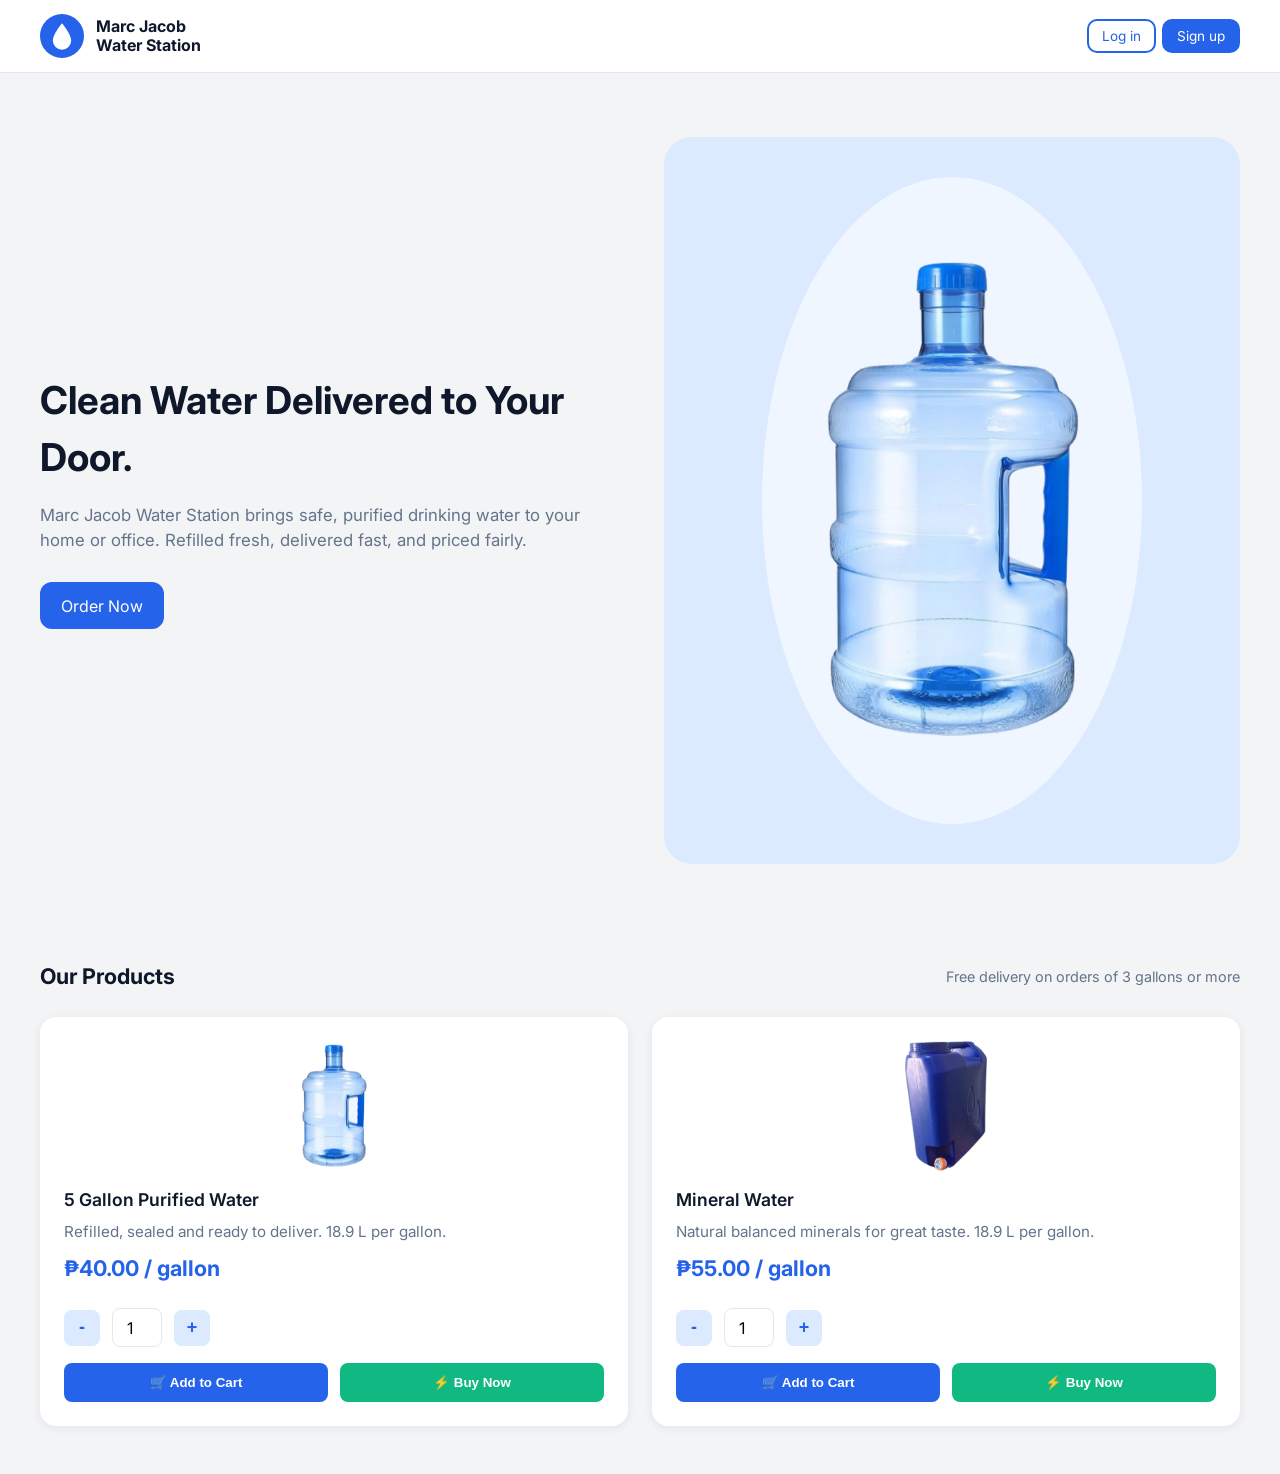
<file: index.html>
<!DOCTYPE html>
<html lang="en">
<head>
<meta charset="UTF-8">
<meta name="viewport" content="width=device-width, initial-scale=1">
<title>Clean Water Delivered | Marc Jacob Water Station</title>
<link rel="preconnect" href="https://fonts.googleapis.com">
<link href="https://fonts.googleapis.com/css2?family=Inter:wght@400;500;600;700&display=swap" rel="stylesheet">
<link rel="stylesheet" href="css/style.css">
</head>
<body>
<header class="topbar"><div class="container topbar-inner">
  <a class="brand" href="index.html"><img src="images/logo.svg" alt=""><span>Marc Jacob<br>Water Station</span></a>
  <span class="actions"><a class="btn btn-sm" href="login.html">Log in</a><a class="btn btn-primary btn-sm" href="signup.html">Sign up</a></span>
</div></header>
<main class="container">
  <section class="hero">
    <div>
      <h1>Clean Water Delivered to Your Door.</h1>
      <p>Marc Jacob Water Station brings safe, purified drinking water to your home or office. Refilled fresh, delivered fast, and priced fairly.</p>
      <a class="btn btn-primary" href="login.html">Order Now</a>
    </div>
    <div class="hero-art"><div><img src="images/gallon-clear.png" alt="A 5 gallon water container"></div></div>
  </section>

  <!-- ✅ PRODUCTS SECTION -->
  <section class="page">
    <div style="display: flex; justify-content: space-between; align-items: center; margin-bottom: 1.5rem;">
      <h2>Our Products</h2>
      <span style="color: var(--muted); font-size: 0.9rem;">Free delivery on orders of 3 gallons or more</span>
    </div>
    
    <div class="products">
      <!-- PRODUCT 1: Purified Water -->
      <div class="product-card">
        <img src="images/gallon-clear.png" alt="5 Gallon Purified Water">
        <h3>5 Gallon Purified Water</h3>
        <p>Refilled, sealed and ready to deliver. 18.9 L per gallon.</p>
        <p class="price">₱40.00 / gallon</p>
        
        <div class="quantity">
          <button class="qty-btn minus">-</button>
          <input type="number" class="qty-input" value="1" min="1">
          <button class="qty-btn plus">+</button>
        </div>

        <div class="product-buttons">
          <button class="add-to-cart">🛒 Add to Cart</button>
          <button class="buy-now">⚡ Buy Now</button>
        </div>
      </div>

      <!-- PRODUCT 2: Mineral Water -->
      <div class="product-card">
        <img src="images/gallon-jug.png" alt="Mineral Water">
        <h3>Mineral Water</h3>
        <p>Natural balanced minerals for great taste. 18.9 L per gallon.</p>
        <p class="price">₱55.00 / gallon</p>
        
        <div class="quantity">
          <button class="qty-btn minus">-</button>
          <input type="number" class="qty-input" value="1" min="1">
          <button class="qty-btn plus">+</button>
        </div>

        <div class="product-buttons">
          <button class="add-to-cart">🛒 Add to Cart</button>
          <button class="buy-now">⚡ Buy Now</button>
        </div>
      </div>
    </div>
  </section>
</main>

<!-- ✅ JAVASCRIPT FOR BUTTONS -->
<script>
document.querySelectorAll('.minus').forEach(btn => {
  btn.addEventListener('click', function() {
    const input = this.nextElementSibling;
    if (input.value > 1) input.value = parseInt(input.value) - 1;
  });
});

document.querySelectorAll('.plus').forEach(btn => {
  btn.addEventListener('click', function() {
    const input = this.previousElementSibling;
    input.value = parseInt(input.value) + 1;
  });
});

document.querySelectorAll('.add-to-cart').forEach(btn => {
  btn.addEventListener('click', function() {
    const card = this.closest('.product-card');
    const name = card.querySelector('h3').textContent;
    const qty = card.querySelector('.qty-input').value;
    alert(✅ "${name}" (${qty} pc/s) added to cart!);
  });
});

document.querySelectorAll('.buy-now').forEach(btn => {
  btn.addEventListener('click', function() {
    const card = this.closest('.product-card');
    const name = card.querySelector('h3').textContent;
    const qty = card.querySelector('.qty-input').value;
    alert(🛒 Proceeding to checkout:\n${name} × ${qty}\n\nThank you for your order!);
  });
});
</script>
</body>
</html>
</file>
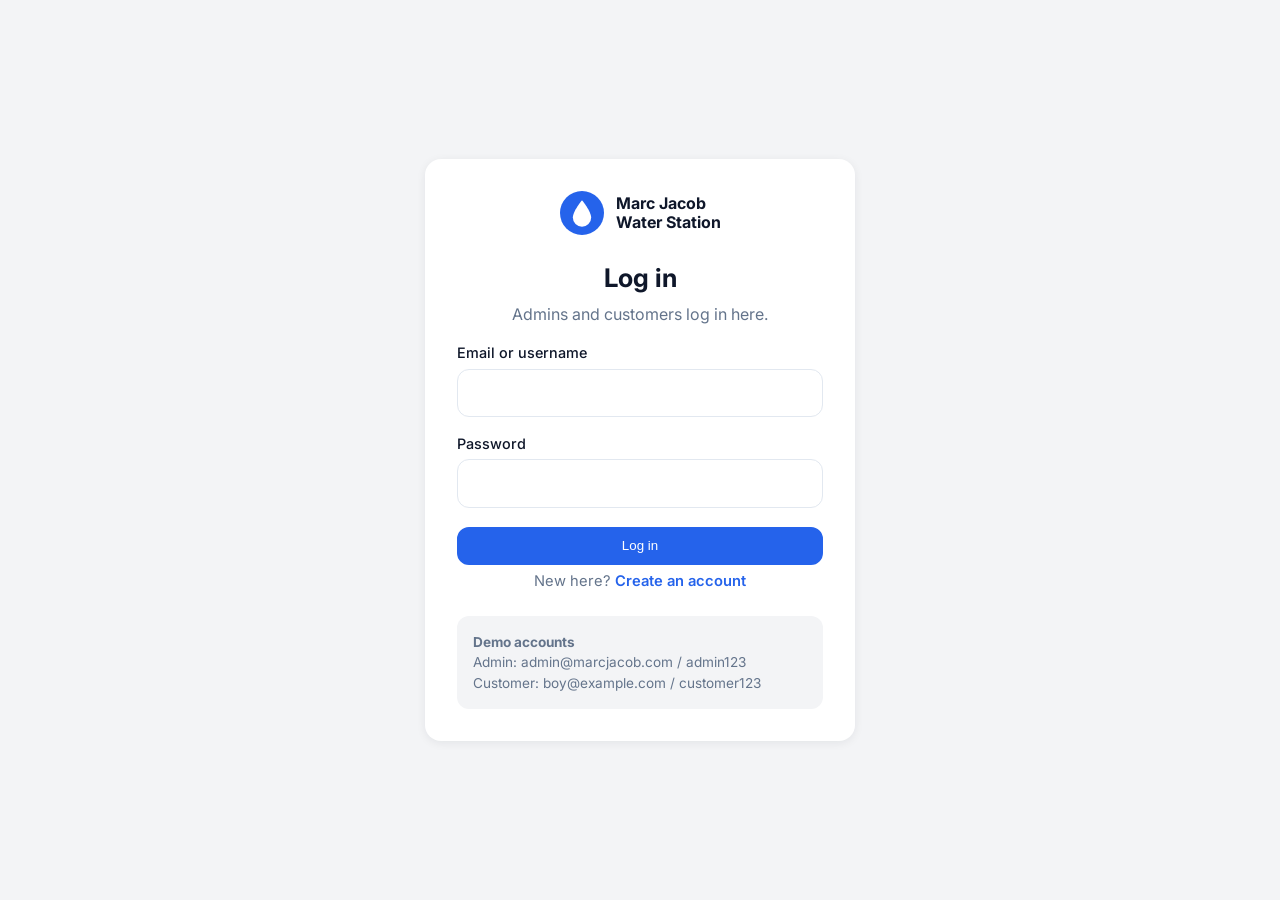
<file: admin-customers.html>
<!DOCTYPE html>
<html lang="en">
<head>
<meta charset="UTF-8">
<meta name="viewport" content="width=device-width, initial-scale=1">
<title>Customer Records | Marc Jacob Water Station</title>
<link rel="preconnect" href="https://fonts.googleapis.com">
<link href="https://fonts.googleapis.com/css2?family=Inter:wght@400;500;600;700&display=swap" rel="stylesheet">
<link rel="stylesheet" href="css/style.css">
</head>
<body data-page="customers" data-title="Customer Records" data-sub="Search, view and manage your customers.">
<div class="admin-layout">
  <aside class="sidebar" id="sidebar"></aside>
  <div class="admin-main">
    <header class="admin-top" id="admin-topbar"></header>
    <main class="admin-content" id="content"></main>
  </div>
</div>
<script src="js/data.js"></script>
<script src="js/layout.js"></script>
<script src="js/admin.js"></script>
</body>
</html>
</file>
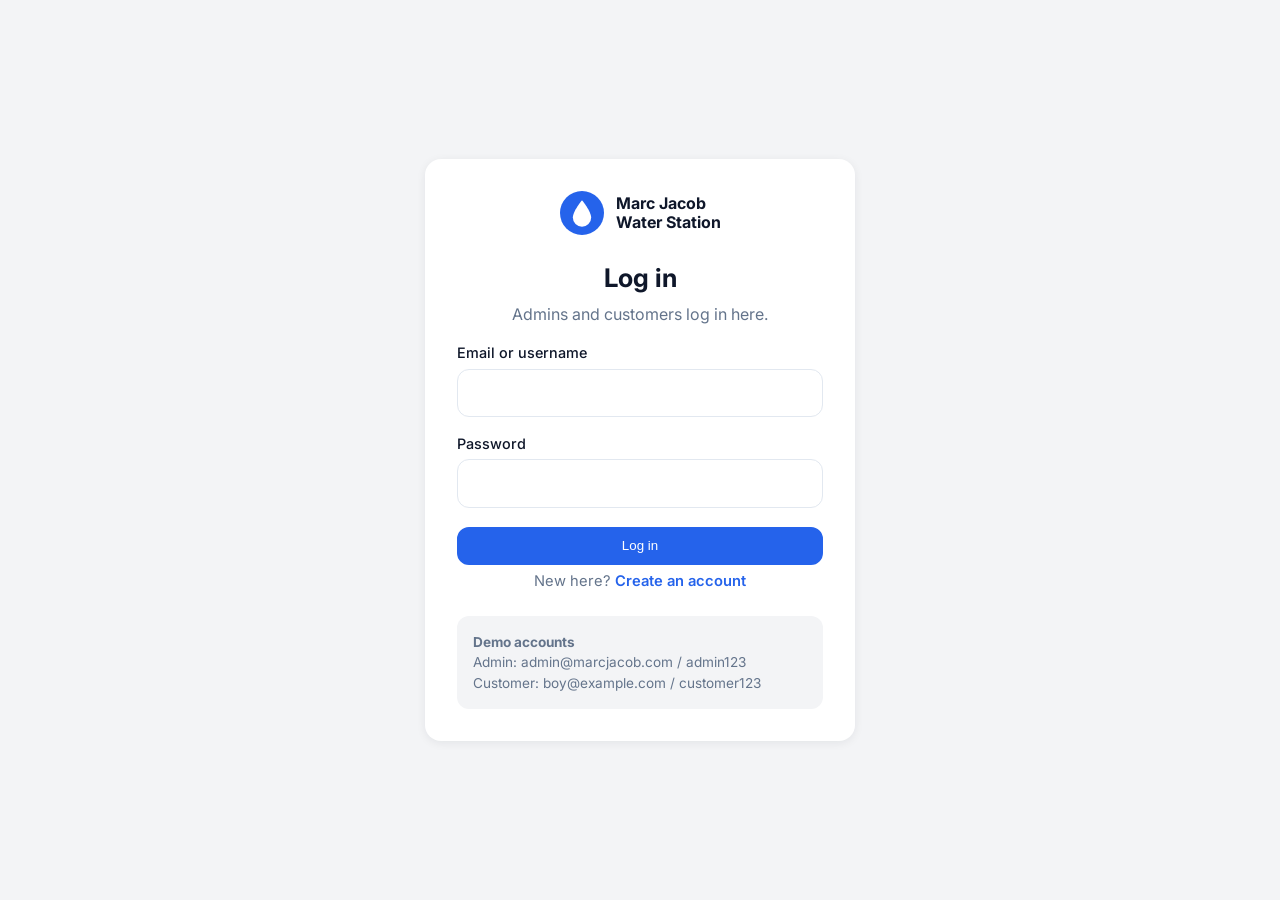
<file: admin-dashboard.html>
<!DOCTYPE html>
<html lang="en">
<head>
<meta charset="UTF-8">
<meta name="viewport" content="width=device-width, initial-scale=1">
<title>Dashboard | Marc Jacob Water Station</title>
<link rel="preconnect" href="https://fonts.googleapis.com">
<link href="https://fonts.googleapis.com/css2?family=Inter:wght@400;500;600;700&display=swap" rel="stylesheet">
<link rel="stylesheet" href="css/style.css">
</head>
<body data-page="dashboard" data-title="Dashboard Overview" data-sub="Welcome back, Admin. Here is what is happening today.">
<div class="admin-layout">
  <aside class="sidebar" id="sidebar"></aside>
  <div class="admin-main">
    <header class="admin-top" id="admin-topbar"></header>
    <main class="admin-content" id="content"></main>
  </div>
</div>
<script src="js/data.js"></script>
<script src="js/layout.js"></script>
<script src="js/admin.js"></script>
</body>
</html>
</file>
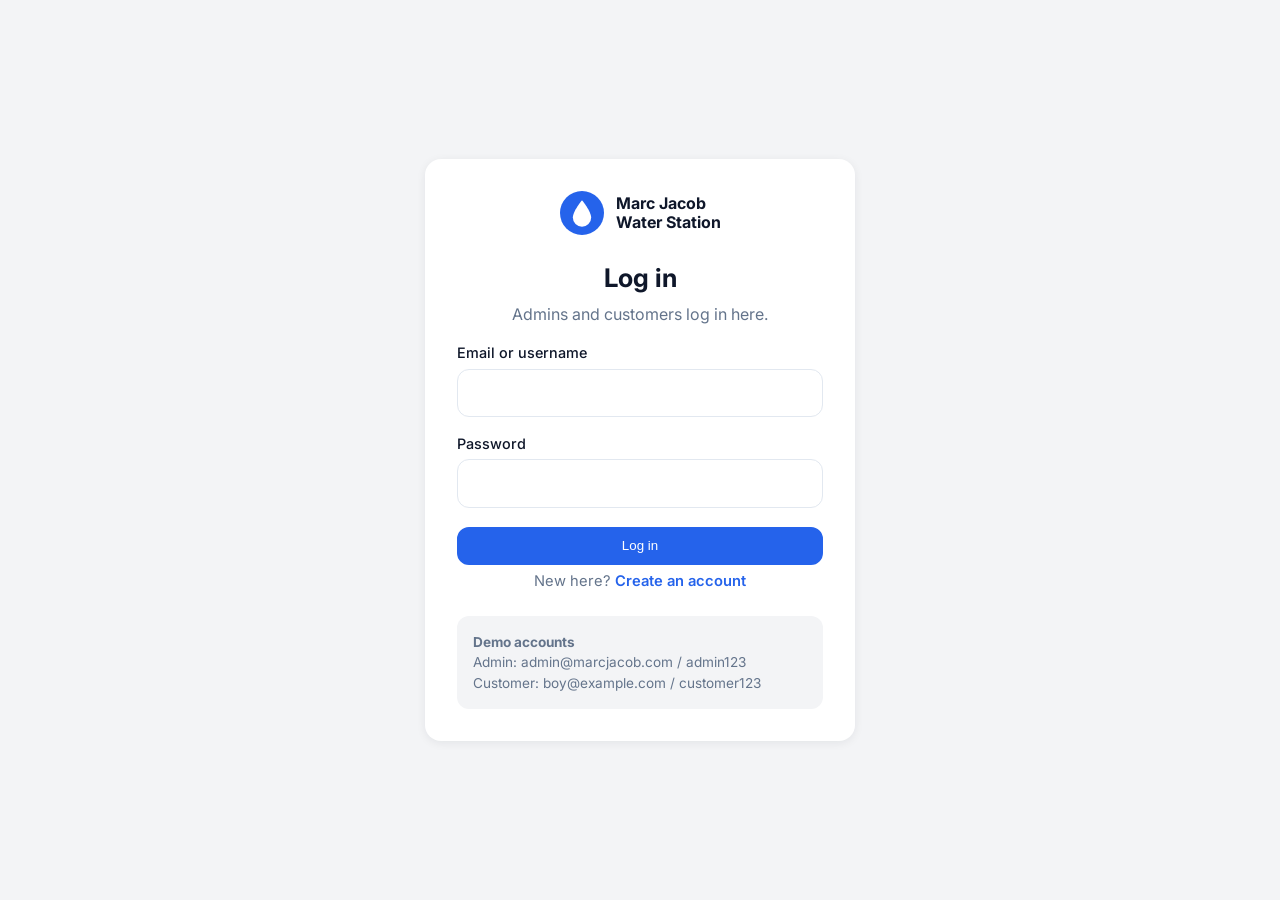
<file: admin-payments.html>
<!DOCTYPE html>
<html lang="en">
<head>
<meta charset="UTF-8">
<meta name="viewport" content="width=device-width, initial-scale=1">
<title>Payment Records | Marc Jacob Water Station</title>
<link rel="preconnect" href="https://fonts.googleapis.com">
<link href="https://fonts.googleapis.com/css2?family=Inter:wght@400;500;600;700&display=swap" rel="stylesheet">
<link rel="stylesheet" href="css/style.css">
</head>
<body data-page="payments" data-title="Payment Records" data-sub="Track every payment made by your customers.">
<div class="admin-layout">
  <aside class="sidebar" id="sidebar"></aside>
  <div class="admin-main">
    <header class="admin-top" id="admin-topbar"></header>
    <main class="admin-content" id="content"></main>
  </div>
</div>
<script src="js/data.js"></script>
<script src="js/layout.js"></script>
<script src="js/admin.js"></script>
</body>
</html>
</file>
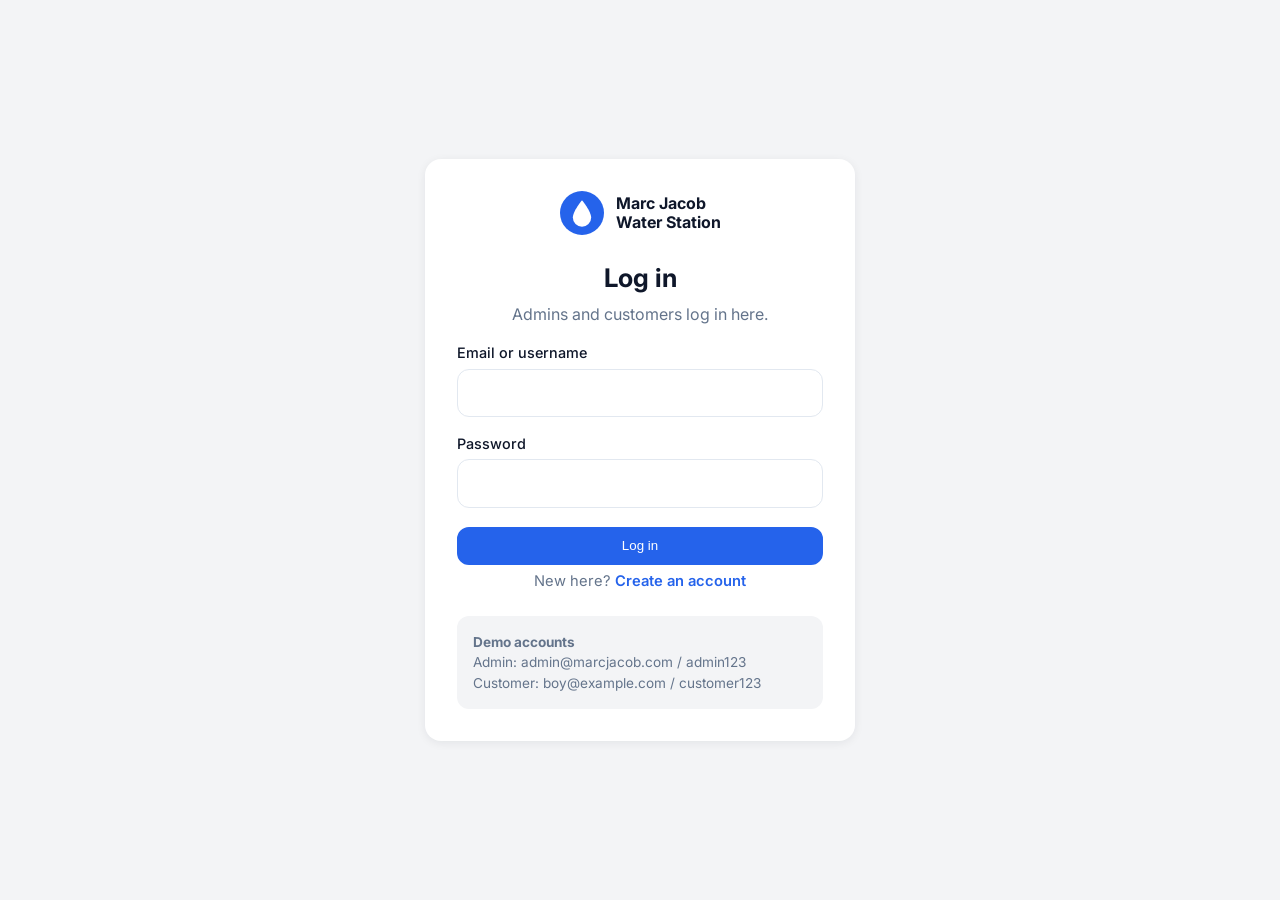
<file: admin-sales.html>
<!DOCTYPE html>
<html lang="en">
<head>
<meta charset="UTF-8">
<meta name="viewport" content="width=device-width, initial-scale=1">
<title>Sales Report | Marc Jacob Water Station</title>
<link rel="preconnect" href="https://fonts.googleapis.com">
<link href="https://fonts.googleapis.com/css2?family=Inter:wght@400;500;600;700&display=swap" rel="stylesheet">
<link rel="stylesheet" href="css/style.css">
</head>
<body data-page="sales" data-title="Sales Report" data-sub="Revenue and order performance for September 2026.">
<div class="admin-layout">
  <aside class="sidebar" id="sidebar"></aside>
  <div class="admin-main">
    <header class="admin-top" id="admin-topbar"></header>
    <main class="admin-content" id="content"></main>
  </div>
</div>
<script src="js/data.js"></script>
<script src="js/layout.js"></script>
<script src="js/admin.js"></script>
</body>
</html>
</file>
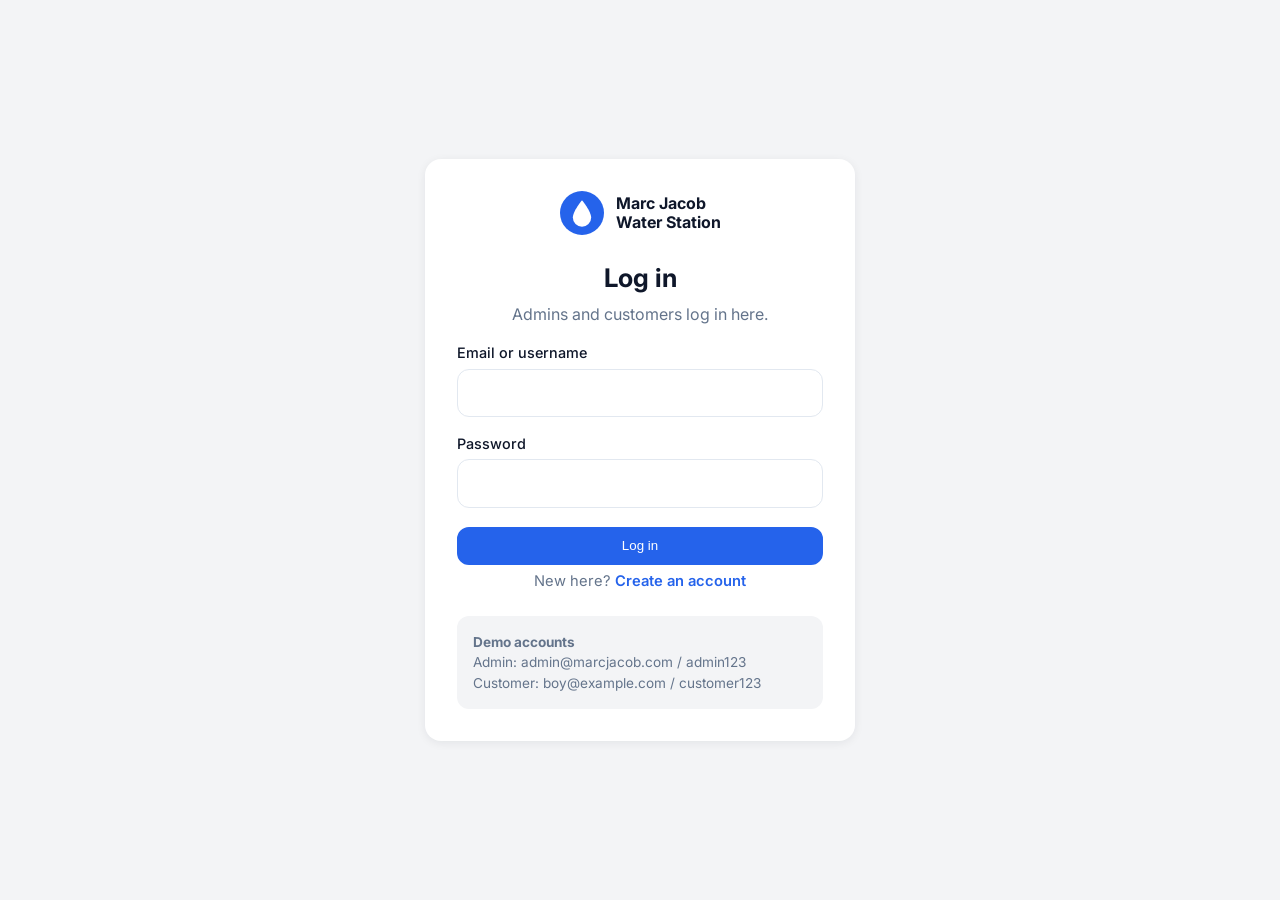
<file: home.html>
<!DOCTYPE html>
<html lang="en">
<head>
<meta charset="UTF-8">
<meta name="viewport" content="width=device-width, initial-scale=1">
<title>Home | Marc Jacob Water Station</title>
<link rel="preconnect" href="https://fonts.googleapis.com">
<link href="https://fonts.googleapis.com/css2?family=Inter:wght@400;500;600;700&display=swap" rel="stylesheet">
<link rel="stylesheet" href="css/style.css">
</head>
<body data-page="home">
<div id="app-header"></div>
<main class="container page" id="content"></main>
<script src="js/data.js"></script>
<script src="js/layout.js"></script>
<script src="js/customer.js"></script>
</body>
</html>
</file>
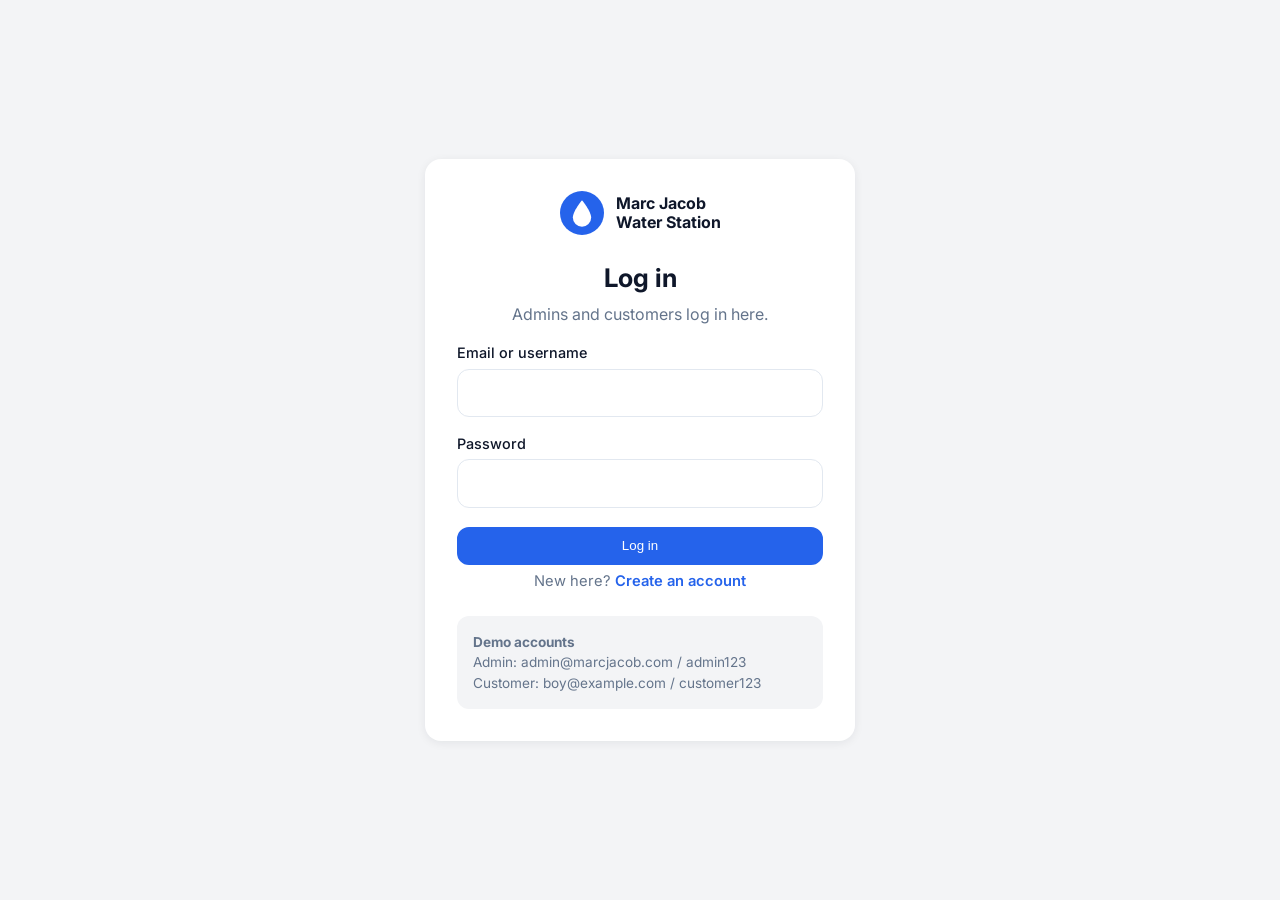
<file: login.html>
<!DOCTYPE html>
<html lang="en">
<head>
<meta charset="UTF-8">
<meta name="viewport" content="width=device-width, initial-scale=1">
<title>Log in | Marc Jacob Water Station</title>
<link rel="preconnect" href="https://fonts.googleapis.com">
<link href="https://fonts.googleapis.com/css2?family=Inter:wght@400;500;600;700&display=swap" rel="stylesheet">
<link rel="stylesheet" href="css/style.css">
</head>
<body>
<main class="login-wrap">
  <section class="card login-card">
    <a class="brand" href="index.html"><img src="images/logo.svg" alt=""><span>Marc Jacob<br>Water Station</span></a>
    <h1>Log in</h1>
    <p class="muted">Admins and customers log in here.</p>
    <form id="login-form">
      <label for="identifier">Email or username</label>
      <input id="identifier" autocomplete="username" required>
      <label for="password">Password</label>
      <input id="password" type="password" autocomplete="current-password" required>
      <p class="error" id="login-error" hidden></p>
      <button class="btn btn-primary btn-block" style="margin-top:1.2rem">Log in</button>
    </form>
    <p class="form-link muted">New here? <a href="signup.html">Create an account</a></p>
    <div class="demo">
      <strong>Demo accounts</strong><br>
      Admin: admin@marcjacob.com / admin123<br>
      Customer: boy@example.com / customer123
    </div>
  </section>
</main>
<script src="js/data.js"></script>
<script src="js/login.js"></script>
</body>
</html>
</file>
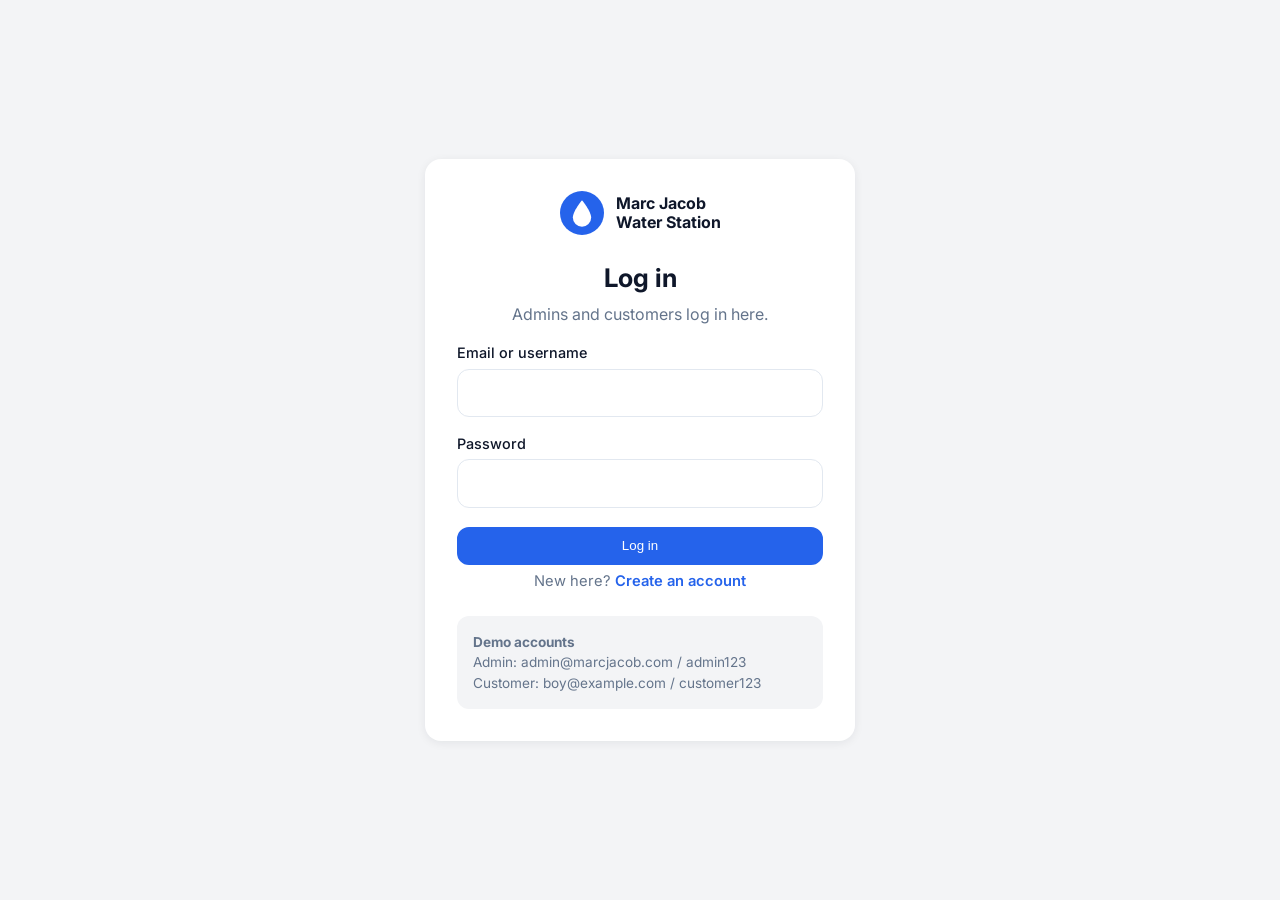
<file: order-status.html>
<!DOCTYPE html>
<html lang="en">
<head>
<meta charset="UTF-8">
<meta name="viewport" content="width=device-width, initial-scale=1">
<title>Order Status | Marc Jacob Water Station</title>
<link rel="preconnect" href="https://fonts.googleapis.com">
<link href="https://fonts.googleapis.com/css2?family=Inter:wght@400;500;600;700&display=swap" rel="stylesheet">
<link rel="stylesheet" href="css/style.css">
</head>
<body data-page="status">
<div id="app-header"></div>
<main class="container page" id="content"></main>
<script src="js/data.js"></script>
<script src="js/layout.js"></script>
<script src="js/customer.js"></script>
</body>
</html>
</file>
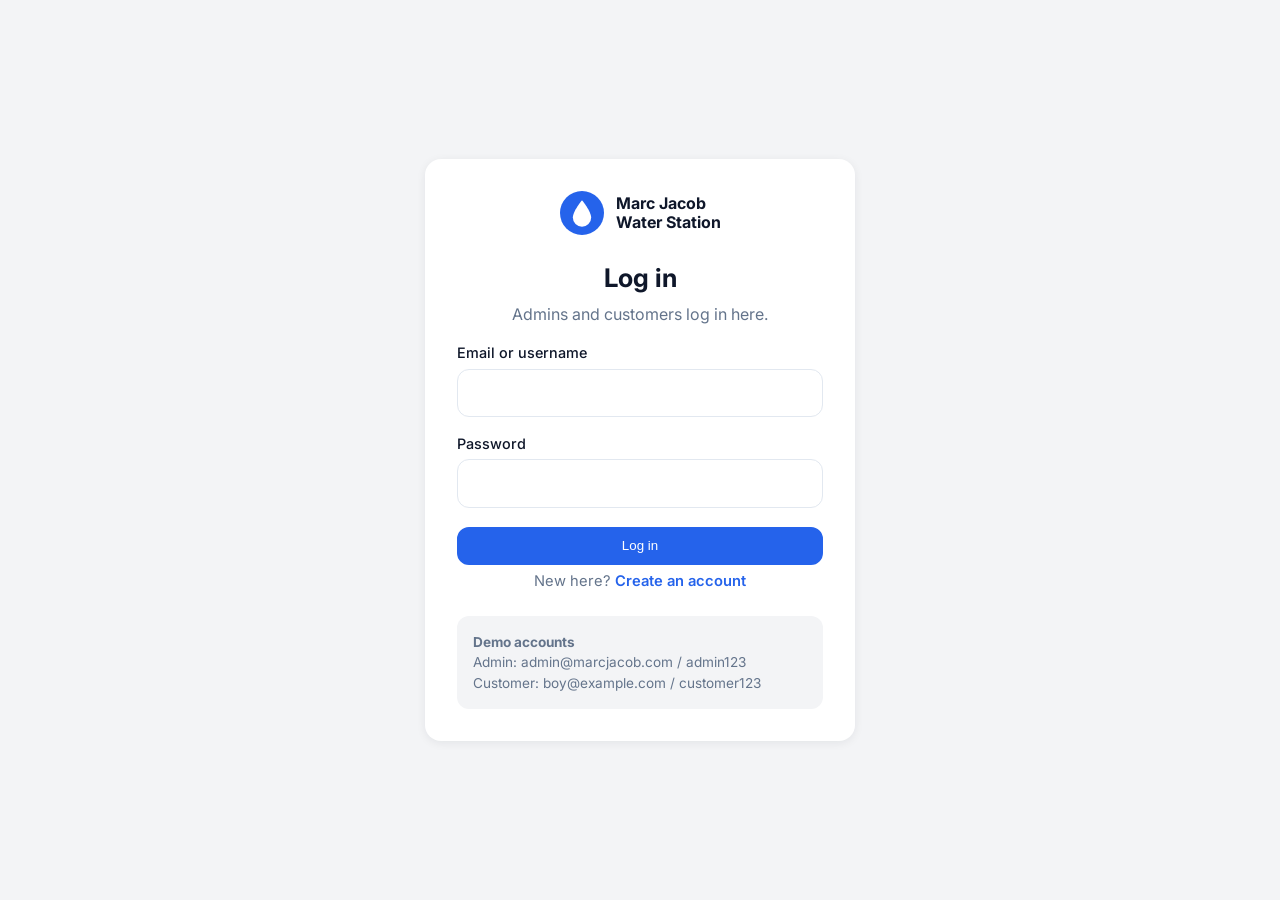
<file: order.html>
<!DOCTYPE html>
<html lang="en">
<head>
<meta charset="UTF-8">
<meta name="viewport" content="width=device-width, initial-scale=1">
<title>Checkout | Marc Jacob Water Station</title>
<link rel="preconnect" href="https://fonts.googleapis.com">
<link href="https://fonts.googleapis.com/css2?family=Inter:wght@400;500;600;700&display=swap" rel="stylesheet">
<link rel="stylesheet" href="css/style.css">
</head>
<body data-page="order">
<div id="app-header"></div>
<main class="container page" id="content"></main>
<script src="js/data.js"></script>
<script src="js/layout.js"></script>
<script src="js/customer.js"></script>
</body>
</html>
</file>
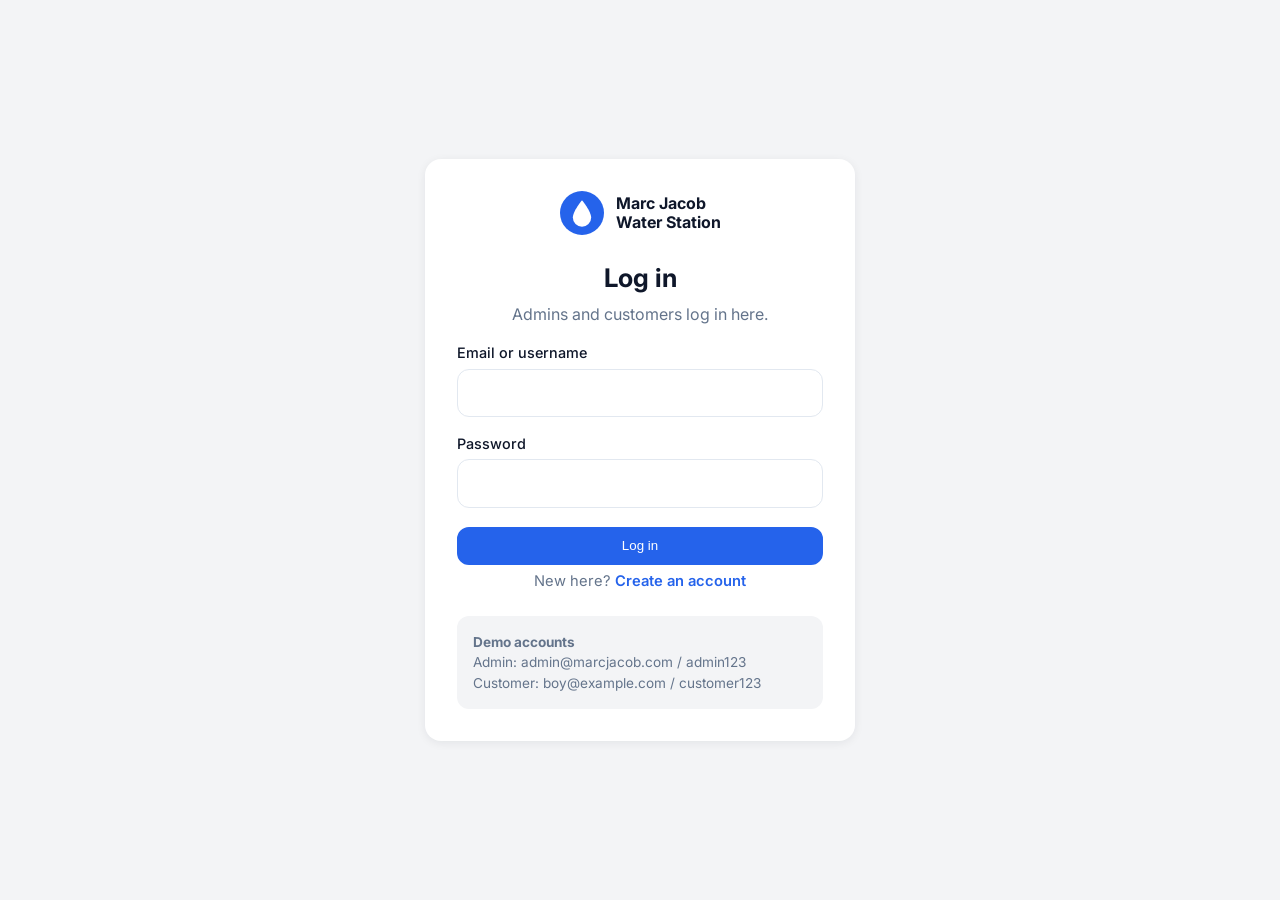
<file: profile.html>
<!DOCTYPE html>
<html lang="en">
<head>
<meta charset="UTF-8">
<meta name="viewport" content="width=device-width, initial-scale=1">
<title>Profile | Marc Jacob Water Station</title>
<link rel="preconnect" href="https://fonts.googleapis.com">
<link href="https://fonts.googleapis.com/css2?family=Inter:wght@400;500;600;700&display=swap" rel="stylesheet">
<link rel="stylesheet" href="css/style.css">
</head>
<body data-page="profile">
<div id="app-header"></div>
<main class="container page" id="content"></main>
<script src="js/data.js"></script>
<script src="js/layout.js"></script>
<script src="js/customer.js"></script>
</body>
</html>
</file>
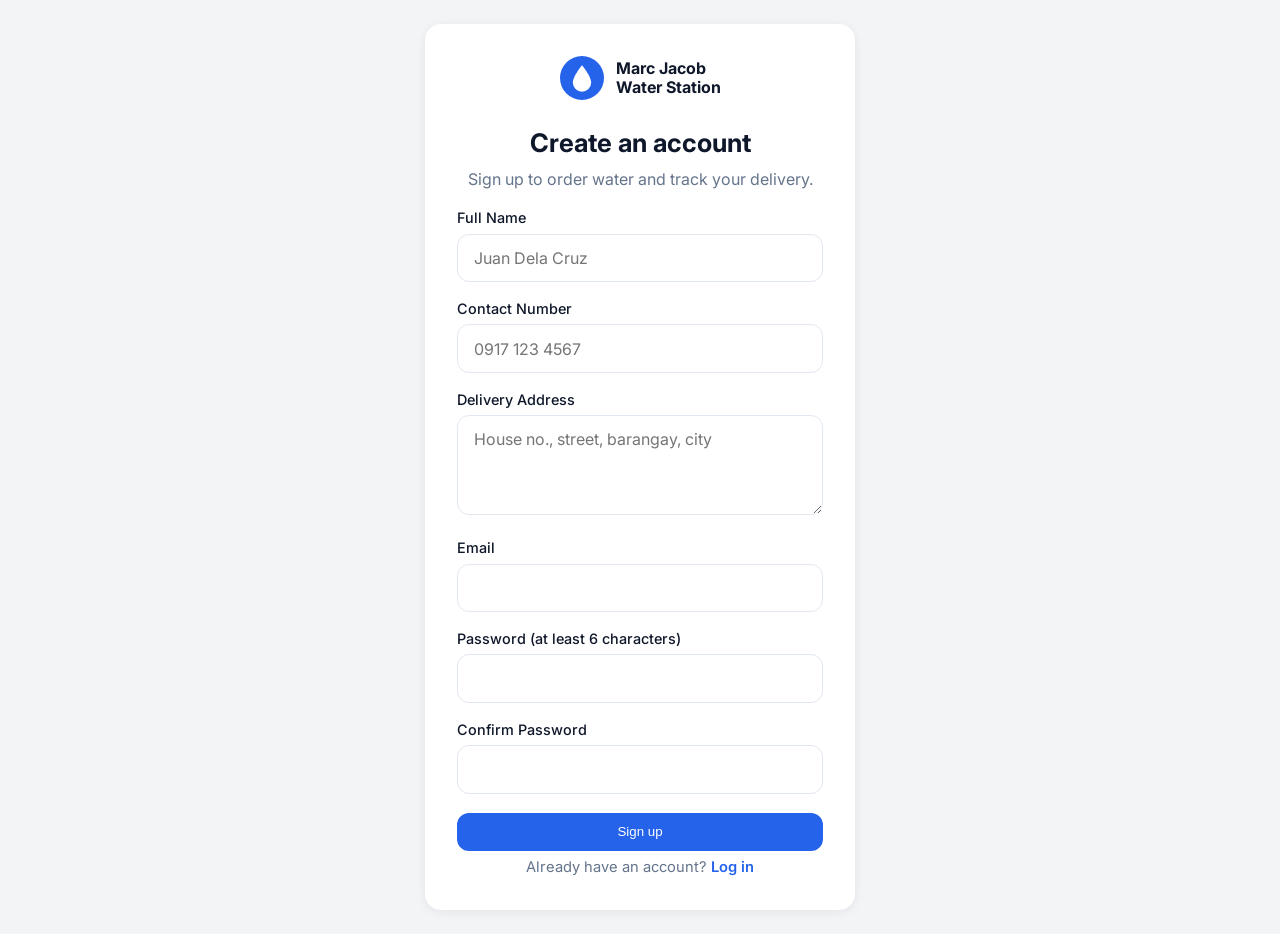
<file: signup.html>
<!DOCTYPE html>
<html lang="en">
<head>
<meta charset="UTF-8">
<meta name="viewport" content="width=device-width, initial-scale=1">
<title>Sign up | Marc Jacob Water Station</title>
<link rel="preconnect" href="https://fonts.googleapis.com">
<link href="https://fonts.googleapis.com/css2?family=Inter:wght@400;500;600;700&display=swap" rel="stylesheet">
<link rel="stylesheet" href="css/style.css">
</head>
<body>
<main class="login-wrap">
  <section class="card login-card">
    <a class="brand" href="index.html"><img src="images/logo.svg" alt=""><span>Marc Jacob<br>Water Station</span></a>
    <h1>Create an account</h1>
    <p class="muted">Sign up to order water and track your delivery.</p>
    <form id="signup-form" novalidate>
      <label for="s-name">Full Name</label>
      <input id="s-name" autocomplete="name" placeholder="Juan Dela Cruz" required>
      <label for="s-contact">Contact Number</label>
      <input id="s-contact" inputmode="tel" autocomplete="tel" placeholder="0917 123 4567" required>
      <label for="s-address">Delivery Address</label>
      <textarea id="s-address" autocomplete="street-address" placeholder="House no., street, barangay, city" required></textarea>
      <label for="s-email">Email</label>
      <input id="s-email" type="email" autocomplete="email" required>
      <label for="s-password">Password (at least 6 characters)</label>
      <input id="s-password" type="password" autocomplete="new-password" required>
      <label for="s-confirm">Confirm Password</label>
      <input id="s-confirm" type="password" autocomplete="new-password" required>
      <p class="error" id="signup-error" hidden></p>
      <button class="btn btn-primary btn-block" style="margin-top:1.2rem">Sign up</button>
    </form>
    <p class="form-link muted">Already have an account? <a href="login.html">Log in</a></p>
  </section>
</main>
<script src="js/data.js"></script>
<script src="js/signup.js"></script>
</body>
</html>
</file>
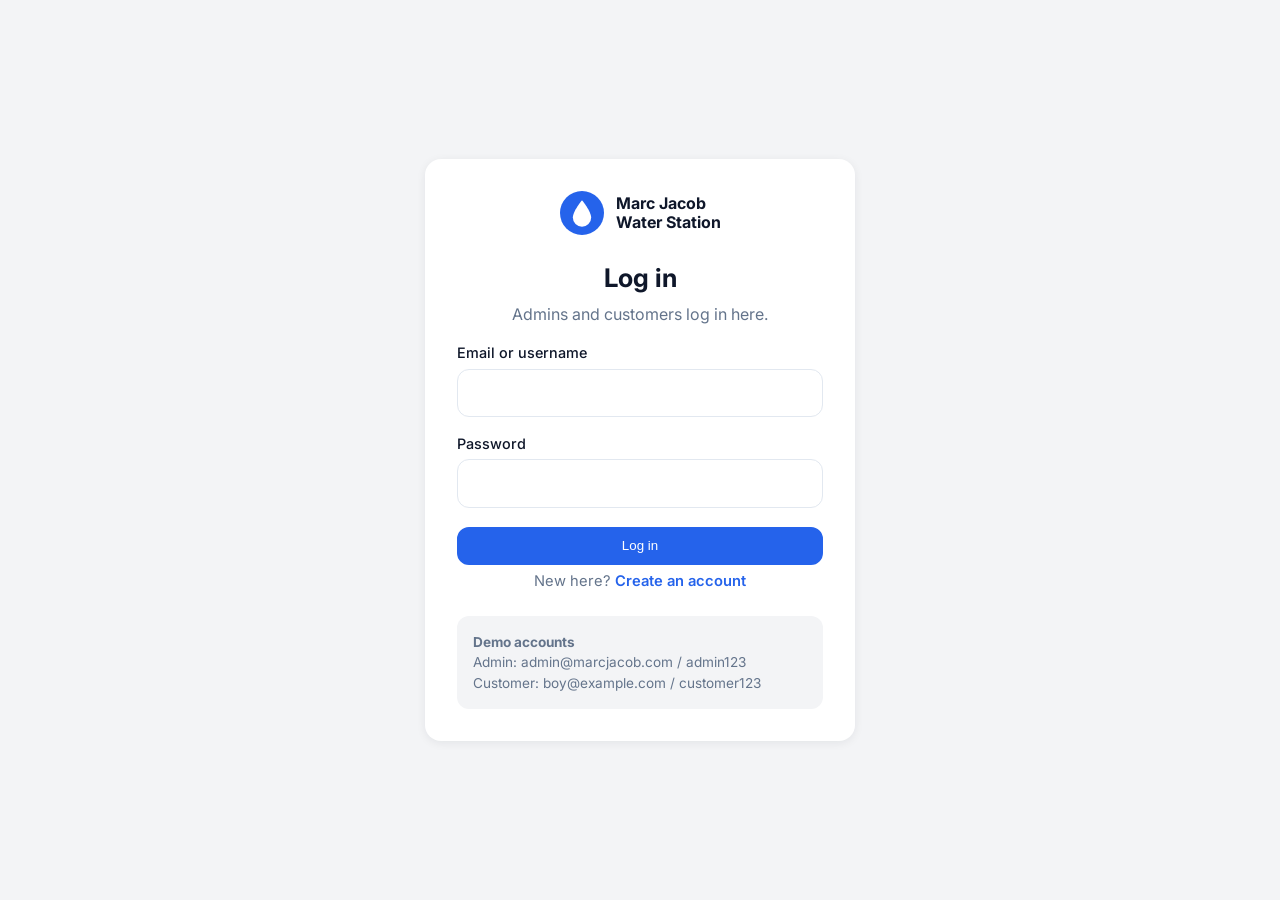
<file: track-order.html>
<!DOCTYPE html>
<html lang="en">
<head>
<meta charset="UTF-8">
<meta name="viewport" content="width=device-width, initial-scale=1">
<title>Track Order | Marc Jacob Water Station</title>
<link rel="preconnect" href="https://fonts.googleapis.com">
<link href="https://fonts.googleapis.com/css2?family=Inter:wght@400;500;600;700&display=swap" rel="stylesheet">
<link rel="stylesheet" href="css/style.css">
</head>
<body data-page="track">
<div id="app-header"></div>
<main class="container page" id="content"></main>
<script src="js/data.js"></script>
<script src="js/layout.js"></script>
<script src="js/customer.js"></script>
</body>
</html>
</file>
<file: css/style.css>
/* ===== 1. BASE: colors, reset ===== */
:root{--blue:#2563EB;--blue-dark:#1D4ED8;--blue-light:#DBEAFE;--ink:#0F172A;--muted:#64748B;--bg:#F3F4F6;--line:#E2E8F0;--white:#fff;--red:#DC2626;--radius:16px;--shadow:0 2px 10px rgba(15,23,42,.07)}
*{box-sizing:border-box;margin:0;padding:0}
body{font-family:'Inter',system-ui,sans-serif;color:var(--ink);background:var(--bg);line-height:1.5}
img{max-width:100%;display:block}a{color:inherit;text-decoration:none}
h1{font-size:clamp(1.7rem,4vw,2.4rem)}h2{font-size:1.35rem}h3{font-size:1.1rem}
.muted{color:var(--muted)}.container{width:min(1200px,100% - 2rem);margin-inline:auto}
:focus-visible{outline:3px solid var(--blue);outline-offset:2px}

/* ===== 2. COMPONENTS: buttons, cards, badges, forms, tables ===== */
.btn{display:inline-block;border:2px solid var(--blue);border-radius:12px;padding:.6rem 1.2rem;font:600 .95rem inherit;cursor:pointer;background:var(--white);color:var(--blue)}
.btn-primary{background:var(--blue);color:var(--white)}.btn-primary:hover{background:var(--blue-dark)}
.btn-soft{background:var(--blue-light);border-color:var(--blue-light)}
.btn-danger{background:#FEE2E2;border-color:#FEE2E2;color:var(--red)}
.btn-sm{padding:.3rem .8rem;font-size:.85rem;border-radius:10px}.btn-block{width:100%;text-align:center}
.card{background:var(--white);border-radius:var(--radius);box-shadow:var(--shadow);padding:1.5rem}
.grid-2{display:grid;grid-template-columns:2fr 1fr;gap:1.5rem;align-items:start}
.badge{display:inline-flex;align-items:center;gap:.4rem;border-radius:99px;padding:.15rem .75rem;font-size:.8rem;font-weight:500;white-space:nowrap}
.badge::before{content:"";width:7px;height:7px;border-radius:50%;background:currentColor}
.pending{background:#FEF3C7;color:#B45309}.confirmed{background:#DBEAFE;color:#1D4ED8}.preparing{background:#EDE9FE;color:#6D28D9}
.out-for-delivery{background:#FFEDD5;color:#C2410C}.delivered,.paid{background:#DCFCE7;color:#15803D}.cancelled{background:#FEE2E2;color:#B91C1C}
label{display:block;font-size:.9rem;font-weight:500;margin:1rem 0 .3rem}
input,textarea{width:100%;border:1px solid var(--line);border-radius:12px;padding:.7rem 1rem;font:inherit;background:var(--white)}
textarea{min-height:100px;resize:vertical}
.stepper{display:inline-flex;align-items:center;gap:.6rem;background:var(--bg);border-radius:10px;padding:.2rem}
.stepper button{width:30px;height:30px;border:0;border-radius:8px;background:var(--white);color:var(--blue);font-weight:700;cursor:pointer}
.stepper .qty{min-width:1.5rem;text-align:center;font-weight:600}
.table-wrap{overflow-x:auto}
table{width:100%;border-collapse:collapse;font-size:.92rem}
th{background:#F8FAFC;color:var(--muted);font-size:.78rem;text-align:left;padding:.75rem 1rem;white-space:nowrap}
td{padding:.9rem 1rem;border-top:1px solid var(--line)}
.actions{display:flex;gap:.4rem}
.search-row{display:flex;gap:1rem;margin-bottom:1.2rem;flex-wrap:wrap}.search-row input{flex:1;min-width:200px}
.pager{display:flex;gap:.6rem;margin-top:1.2rem}
.toast{position:fixed;bottom:1.5rem;left:50%;transform:translateX(-50%);background:var(--ink);color:#fff;padding:.7rem 1.4rem;border-radius:12px;z-index:50}
dialog{border:0;border-radius:var(--radius);padding:1.5rem;width:min(460px,92vw);margin:auto}
dialog::backdrop{background:rgba(15,23,42,.5)}
.empty{text-align:center;padding:2rem;color:var(--muted)}

/* ===== 3. CUSTOMER PAGES: top bar, hero, products, checkout, tracking ===== */
.topbar{background:var(--white);border-bottom:1px solid var(--line);position:sticky;top:0;z-index:20}
.topbar-inner{display:flex;align-items:center;justify-content:space-between;gap:1rem;min-height:72px}
.brand{display:flex;align-items:center;gap:.75rem;font-weight:700;line-height:1.2}.brand img{width:44px;height:44px}
.nav-links{display:flex;gap:.4rem}.nav-links a{padding:.45rem 1rem;border-radius:10px;font-size:.92rem;font-weight:500}
.nav-links a.active{background:var(--blue-light);color:var(--blue)}
.menu-btn{display:none;background:none;border:1px solid var(--line);border-radius:10px;padding:.4rem .7rem;font-size:1.2rem;cursor:pointer}
.hero{display:grid;grid-template-columns:1fr 1fr;gap:3rem;align-items:center;padding:4rem 0}
.hero p{color:var(--muted);margin:1rem 0 1.8rem;font-size:1.05rem}
.hero-art{background:var(--blue-light);border-radius:28px;padding:2.5rem;display:grid;place-items:center}
.hero-art div{background:#EFF6FF;border-radius:50%;width:min(100%,380px);aspect-ratio:1;display:grid;place-items:center}.hero-art img{height:78%}
.page{padding:2rem 0 3rem}.page>p{margin-bottom:1.5rem}
.welcome{background:var(--blue);color:#fff;border-radius:var(--radius);padding:2rem;margin:1.5rem 0}
.welcome p{opacity:.9;margin:.5rem 0 1.2rem}.welcome .btn{margin-right:.5rem}
.stats{display:grid;grid-template-columns:repeat(auto-fit,minmax(220px,1fr));gap:1rem;margin-bottom:2rem}
.stat{display:flex;align-items:center;gap:1rem;padding:1.1rem}
.stat-icon{width:48px;height:48px;border-radius:50%;background:var(--blue-light);display:grid;place-items:center;font-weight:700;font-size:1.2rem;flex:none}
.rider-field{margin-top:1rem}.rider-field small{color:var(--muted);display:block}
.track-form{display:flex;gap:.7rem;margin-bottom:1.5rem;max-width:520px}.track-form input{flex:1}
/* ===== 4. LOGIN PAGE ===== */
.login-wrap{min-height:100vh;display:grid;place-items:center;padding:1.5rem}
.login-card{width:min(430px,100%);padding:2rem}.login-card .brand{justify-content:center;margin-bottom:1.5rem}
.login-card h1{font-size:1.6rem;text-align:center}.login-card>p{text-align:center;margin-top:.3rem}
.error{background:#FEE2E2;color:var(--red);border-radius:10px;padding:.6rem 1rem;margin-top:1rem;font-size:.9rem}
.demo{margin-top:1.5rem;background:var(--bg);border-radius:12px;padding:1rem;font-size:.85rem;color:var(--muted)}

/* ===== 5. ADMIN: sidebar layout, charts ===== */
.admin-layout{display:flex;min-height:100vh}
.sidebar{width:250px;background:var(--white);border-right:1px solid var(--line);padding:1.2rem;display:flex;flex-direction:column;position:sticky;top:0;height:100vh;flex:none}
.sidebar .brand{margin-bottom:1.5rem}.side-nav{display:flex;flex-direction:column;gap:.3rem;flex:1}
.side-nav a,.logout{padding:.75rem 1rem;border-radius:12px;font-weight:500;color:#334155;background:none;border:0;font:inherit;text-align:left;cursor:pointer}
.side-nav a.active{background:var(--blue-light);color:var(--blue)}.logout{color:var(--red);font-weight:500}
.admin-main{flex:1;min-width:0}
.admin-top{background:var(--white);border-bottom:1px solid var(--line);padding:1rem 1.5rem;display:flex;justify-content:space-between;align-items:center;gap:1rem;flex-wrap:wrap}
.admin-top p{color:var(--muted);font-size:.92rem}.admin-top h1{font-size:1.5rem}
.top-right{display:flex;align-items:center;gap:.8rem}.top-right .avatar{width:40px;height:40px;font-size:1rem}
.date-chip{background:var(--bg);padding:.5rem 1rem;border-radius:12px;font-size:.9rem;font-weight:500}
.admin-content{padding:1.5rem}
.stats-4{display:grid;grid-template-columns:repeat(4,1fr);gap:1rem;margin-bottom:1.5rem}
.admin-grid{display:grid;grid-template-columns:1fr 1.3fr;gap:1.5rem;align-items:start}
.sales-grid{display:grid;grid-template-columns:2fr 1fr 1fr;gap:1.5rem;margin-bottom:1.5rem}
.charts{display:grid;grid-template-columns:1fr 1fr;gap:1.5rem}
.big{font-size:2.3rem;font-weight:700;color:var(--blue)}.mini-stats{display:flex;gap:1.5rem;flex-wrap:wrap;margin-top:.8rem}.mini-stats small{display:block;color:var(--muted)}
.chart-body{display:flex;gap:.6rem;margin-top:1rem}.y-axis{display:flex;flex-direction:column-reverse;justify-content:space-between;height:220px;font-size:.75rem;color:var(--muted)}
.plot-col{flex:1;min-width:0}.plot{height:220px;display:flex;align-items:flex-end;gap:6%;background:repeating-linear-gradient(to top,var(--line) 0 1px,transparent 1px 25%);padding:0 2%}
.bar{flex:1;background:var(--blue);border-radius:6px 6px 0 0}.bar.last{background:var(--blue-dark)}
.x-labels{display:flex;gap:6%;padding:.4rem 2% 0;font-size:.75rem;color:var(--muted)}.x-labels span{flex:1;text-align:center}
.line-svg{width:100%;height:220px}

/* ===== 6. RESPONSIVE: tablets (<=1000px), phones (<=700px) ===== */
@media(max-width:1000px){
  .stats-4{grid-template-columns:1fr 1fr}.admin-grid,.charts,.sales-grid,.grid-2,.hero{grid-template-columns:1fr}
  .hero{padding:2rem 0}.hero-art{order:-1}
  .sidebar{position:fixed;left:0;top:0;z-index:40;transform:translateX(-100%);transition:transform .25s}
  .sidebar.open{transform:none;box-shadow:0 0 0 100vmax rgba(15,23,42,.45)}
  .menu-btn{display:block}
  .nav-links{display:none;position:absolute;top:72px;left:0;right:0;background:var(--white);flex-direction:column;padding:1rem;border-bottom:1px solid var(--line)}
  .topbar.open .nav-links{display:flex}
}
@media(max-width:700px){
  .stats-4{grid-template-columns:1fr}.detail-row{grid-template-columns:1fr;gap:.2rem}
  .card{padding:1.1rem}.welcome{padding:1.4rem}.admin-content{padding:1rem}.track-form{flex-direction:column}
  .buy-row{flex-wrap:wrap}.brand span{font-size:.9rem}
}
/* ===== 7. PRODUCT PHOTOS: real gallon images keep their shape ===== */
.product-img img,.line-img img{object-fit:contain;width:auto}
.product-img{height:200px;padding:.8rem}.product-img img{height:100%}
.line-img{width:56px;height:56px;padding:4px}.line-img img{height:100%}

/* ===== 8. SIGN UP / LOGIN LINKS ===== */
.form-link{text-align:center;margin-top:1.2rem;font-size:.92rem}.form-link a{color:var(--blue);font-weight:600}
.login-card{max-height:none}

/* ===== 9. STATUS DROPDOWNS (admin) ===== */
.status-select{border:0;border-radius:99px;padding:.3rem .7rem;font:500 .8rem inherit;cursor:pointer;width:auto}

/* ===== ✅ CLEAN PRODUCT STYLES ===== */
.products {
  display: grid;
  grid-template-columns: 1fr 1fr;
  gap: 1.5rem;
  margin-top: 1.5rem;
}

.product-card {
  background: var(--white);
  border-radius: var(--radius);
  box-shadow: var(--shadow);
  padding: 1.5rem;
  display: flex;
  flex-direction: column;
  height: 100%;
}

.product-card img {
  width: 100%;
  height: 130px;
  object-fit: contain;
  object-position: center;
  margin-bottom: 1rem;
}

.product-card h3 {
  font-size: 1.1rem;
  font-weight: 600;
  color: var(--ink);
  margin-bottom: 0.5rem;
}

.product-card p {
  font-size: 0.95rem;
  color: var(--muted);
  line-height: 1.5;
  margin-bottom: 0.5rem;
}

.product-card .price {
  font-size: 1.35rem;
  font-weight: 700;
  color: var(--blue);
  margin-bottom: 1rem;
}

.quantity {
  display: flex;
  align-items: center;
  gap: 0.75rem;
  margin: 0.5rem 0 1rem 0;
}

.qty-btn {
  width: 36px;
  height: 36px;
  border: none;
  border-radius: 8px;
  background: var(--blue-light);
  color: var(--blue);
  font-size: 18px;
  font-weight: 600;
  cursor: pointer;
}

.qty-input {
  width: 50px;
  text-align: center;
  font-size: 1rem;
  padding: 0.4rem;
  border: 1px solid var(--line);
  border-radius: 8px;
}

.product-buttons {
  display: flex;
  gap: 0.75rem;
  margin-top: auto;
}

.add-to-cart, .buy-now {
  flex: 1;
  padding: 0.75rem 1rem;
  border: none;
  border-radius: 8px;
  font-weight: 600;
  cursor: pointer;
  color: white;
}

.add-to-cart {
  background: #2563EB;
}

.buy-now {
  background: #10B981;
}
</file>
